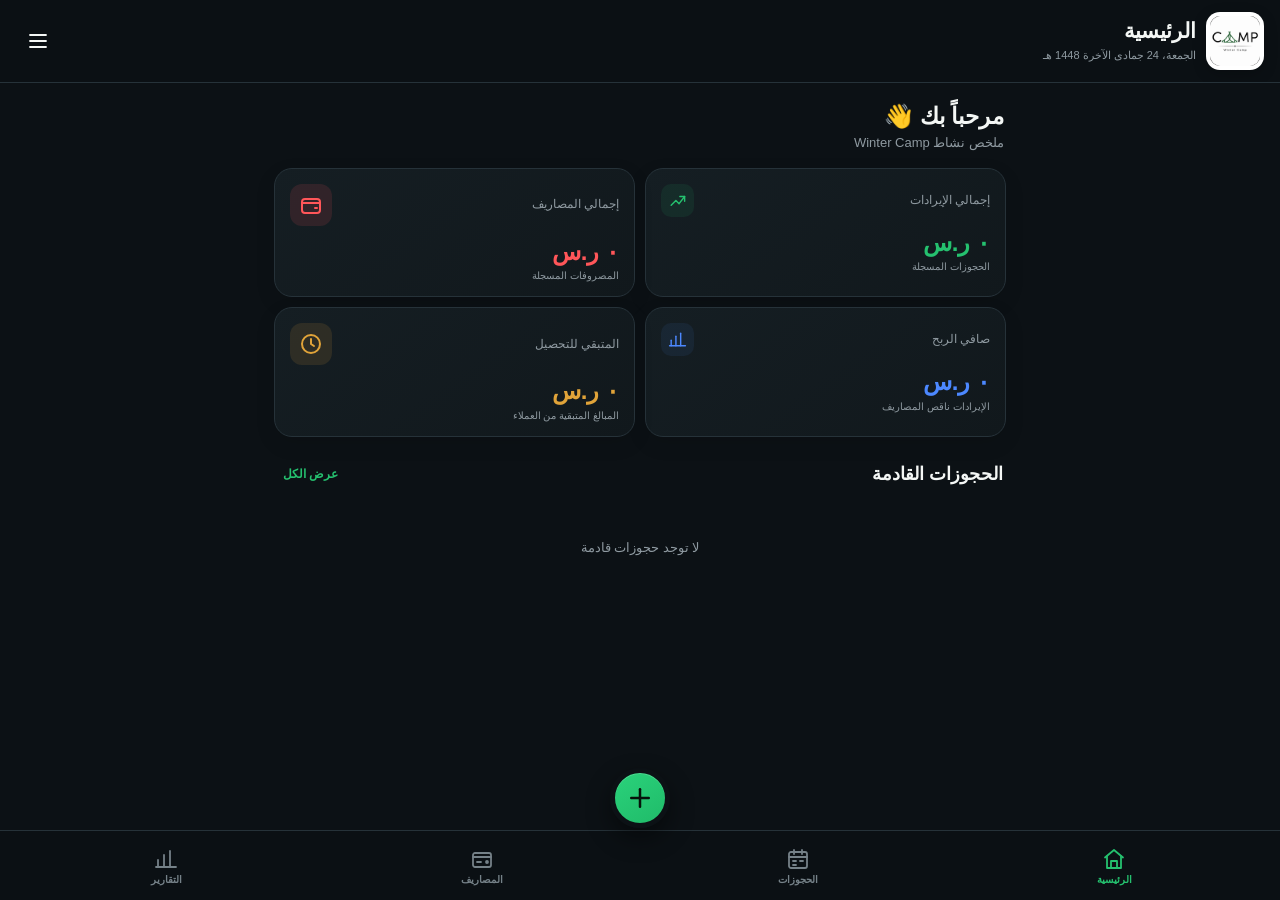
<file: index.html>
<!DOCTYPE html>

<html lang="ar" dir="rtl">

<head>

  <meta charset="UTF-8">

  <meta
    name="viewport"
    content="width=device-width, initial-scale=1, viewport-fit=cover">

  <meta
    name="theme-color"
    content="#0c1115">

  <meta
    name="apple-mobile-web-app-capable"
    content="yes">

  <meta
    name="apple-mobile-web-app-status-bar-style"
    content="black-translucent">

  <meta
    name="apple-mobile-web-app-title"
    content="Winter Camp">


  <title>
    Winter Camp - إدارة التأجير
  </title>


  <link
    rel="manifest"
    href="manifest.webmanifest?v=138">


  <link
    rel="apple-touch-icon"
    href="wintercamp_icon.png?v=138">


  <link
    rel="icon"
    type="image/png"
    href="wintercamp_icon.png?v=138">


  <link
    rel="stylesheet"
    href="styles.css?v=138">

</head>


<body>


  <!-- =========================
       الشريط العلوي
  ========================== -->

  <header class="topbar">


    <div class="brand-title">

      <img
        src="wintercamp_icon.png?v=138"
        alt="Winter Camp"
        class="top-logo">


      <div>

        <h1 id="pageTitle">
          الرئيسية
        </h1>

        <p id="hijriToday">
          التاريخ الهجري
        </p>

      </div>

    </div>


    <button
      id="menuBtn"
      class="icon-btn"
      type="button"
      aria-label="القائمة">

      <svg
        viewBox="0 0 24 24"
        class="svg-icon">

        <path d="M4 6h16"/>
        <path d="M4 12h16"/>
        <path d="M4 18h16"/>

      </svg>

    </button>


  </header>



  <!-- =========================
       المحتوى
  ========================== -->

  <main
    id="mainContent"
    class="content">
  </main>



  <!-- =========================
       زر الإضافة
  ========================== -->

  <button
    id="fabBtn"
    class="fab"
    type="button"
    aria-label="إضافة">

    <svg
      viewBox="0 0 24 24"
      class="fab-icon">

      <path d="M12 5v14"/>
      <path d="M5 12h14"/>

    </svg>

  </button>



  <!-- =========================
       القائمة السفلية
  ========================== -->

  <nav
    class="bottom-nav"
    aria-label="التنقل الرئيسي">


    <!-- الرئيسية -->

    <button
      class="nav-item active"
      data-page="home"
      type="button">

      <span class="nav-icon">

        <svg viewBox="0 0 24 24">

          <path d="M3 10.5L12 3l9 7.5"/>

          <path d="M5 9.5V21h14V9.5"/>

          <path d="M9 21v-7h6v7"/>

        </svg>

      </span>

      <b>
        الرئيسية
      </b>

    </button>



    <!-- الحجوزات -->

    <button
      class="nav-item"
      data-page="bookings"
      type="button">

      <span class="nav-icon">

        <svg viewBox="0 0 24 24">

          <rect
            x="3"
            y="5"
            width="18"
            height="16"
            rx="2"/>

          <path d="M8 3v4"/>

          <path d="M16 3v4"/>

          <path d="M3 10h18"/>

          <path d="M7 14h3"/>

          <path d="M14 14h3"/>

          <path d="M7 18h3"/>

        </svg>

      </span>

      <b>
        الحجوزات
      </b>

    </button>



    <!-- المصاريف -->

    <button
      class="nav-item"
      data-page="expenses"
      type="button">

      <span class="nav-icon">

        <svg viewBox="0 0 24 24">

          <rect
            x="3"
            y="6"
            width="18"
            height="14"
            rx="2"/>

          <path d="M3 10h18"/>

          <path d="M7 15h4"/>

          <circle
            cx="17"
            cy="15"
            r="1"/>

        </svg>

      </span>

      <b>
        المصاريف
      </b>

    </button>



    <!-- التقارير -->

    <button
      class="nav-item"
      data-page="reports"
      type="button">

      <span class="nav-icon">

        <svg viewBox="0 0 24 24">

          <path d="M4 20V13"/>

          <path d="M10 20V8"/>

          <path d="M16 20V4"/>

          <path d="M22 20H2"/>

        </svg>

      </span>

      <b>
        التقارير
      </b>

    </button>


  </nav>



  <!-- =========================
       خلفية القائمة الجانبية
  ========================== -->

  <div
    id="sheetBackdrop"
    class="sheet-backdrop hidden">
  </div>



  <!-- =========================
       القائمة الجانبية
  ========================== -->

  <aside
    id="sideSheet"
    class="side-sheet hidden">


    <div class="sheet-head">

      <img
        src="wintercamp_icon.png?v=138"
        class="sheet-logo"
        alt="Winter Camp">


      <button
        id="closeMenu"
        class="icon-btn"
        type="button"
        aria-label="إغلاق">

        <svg
          viewBox="0 0 24 24"
          class="svg-icon">

          <path d="M6 6l12 12"/>

          <path d="M18 6L6 18"/>

        </svg>

      </button>

    </div>



    <button
      data-sheet-page="devices"
      type="button">

      <span class="side-icon">

        <svg viewBox="0 0 24 24">

          <rect
            x="4"
            y="3"
            width="16"
            height="18"
            rx="3"/>

          <circle
            cx="12"
            cy="15"
            r="3"/>

          <circle
            cx="12"
            cy="8"
            r="1"/>

        </svg>

      </span>

      الأجهزة

    </button>



    <button
      data-sheet-page="invoices"
      type="button">

      <span class="side-icon">

        <svg viewBox="0 0 24 24">

          <path d="M6 3h9l3 3v15H6z"/>

          <path d="M15 3v4h4"/>

          <path d="M9 12h6"/>

          <path d="M9 16h6"/>

        </svg>

      </span>

      الفواتير

    </button>



    <button
      data-sheet-page="settings"
      type="button">

      <span class="side-icon">

        <svg viewBox="0 0 24 24">

          <circle
            cx="12"
            cy="12"
            r="3"/>

          <path d="M19 12a7 7 0 0 0-.1-1l2-1.5-2-3.4-2.4 1a7 7 0 0 0-1.8-1L14.4 3h-4.8l-.4 3.1a7 7 0 0 0-1.8 1l-2.4-1-2 3.4L5 11a7 7 0 0 0 0 2l-2 1.5 2 3.4 2.4-1a7 7 0 0 0 1.8 1l.4 3.1h4.8l.4-3.1a7 7 0 0 0 1.8-1l2.4 1 2-3.4L19 13a7 7 0 0 0 0-1z"/>

        </svg>

      </span>

      الإعدادات

    </button>



    <button
      id="backupBtn"
      type="button">

      <span class="side-icon">

        <svg viewBox="0 0 24 24">

          <path d="M12 3v12"/>

          <path d="M8 11l4 4 4-4"/>

          <path d="M5 20h14"/>

        </svg>

      </span>

      نسخة احتياطية

    </button>



    <button
      id="exportBtn"
      type="button">

      <span class="side-icon">

        <svg viewBox="0 0 24 24">

          <path d="M12 3v12"/>

          <path d="M8 11l4 4 4-4"/>

          <rect
            x="4"
            y="17"
            width="16"
            height="4"
            rx="1"/>

        </svg>

      </span>

      تصدير البيانات

    </button>



    <label class="import-label">

      <span class="side-icon">

        <svg viewBox="0 0 24 24">

          <path d="M12 21V9"/>

          <path d="M8 13l4-4 4 4"/>

          <rect
            x="4"
            y="3"
            width="16"
            height="4"
            rx="1"/>

        </svg>

      </span>

      استيراد نسخة احتياطية


      <input
        id="importInput"
        type="file"
        accept=".json,application/json"
        hidden>

    </label>


  </aside>



  <!-- =========================
       خلفية النافذة
  ========================== -->

  <div
    id="modalBackdrop"
    class="modal-backdrop hidden">
  </div>



  <!-- =========================
       النافذة
  ========================== -->

  <section
    id="modal"
    class="modal hidden">


    <div class="modal-head">

      <h2 id="modalTitle">
        التفاصيل
      </h2>


      <button
        id="modalClose"
        class="icon-btn"
        type="button"
        aria-label="إغلاق">

        <svg
          viewBox="0 0 24 24"
          class="svg-icon">

          <path d="M6 6l12 12"/>

          <path d="M18 6L6 18"/>

        </svg>

      </button>

    </div>


    <div id="modalBody">
    </div>


  </section>



  <!-- =========================
       الإشعار
  ========================== -->

  <div
    id="toast"
    class="toast hidden">
  </div>



  <!-- =========================
       JavaScript
  ========================== -->

  <script src="app.js?v=138"></script>
  <script src="contract-pdf.js?v=138"></script>
  <script src="contracts.js?v=138"></script>
  <script src="remote.js?v=138"></script>


</body>

</html>
</file>
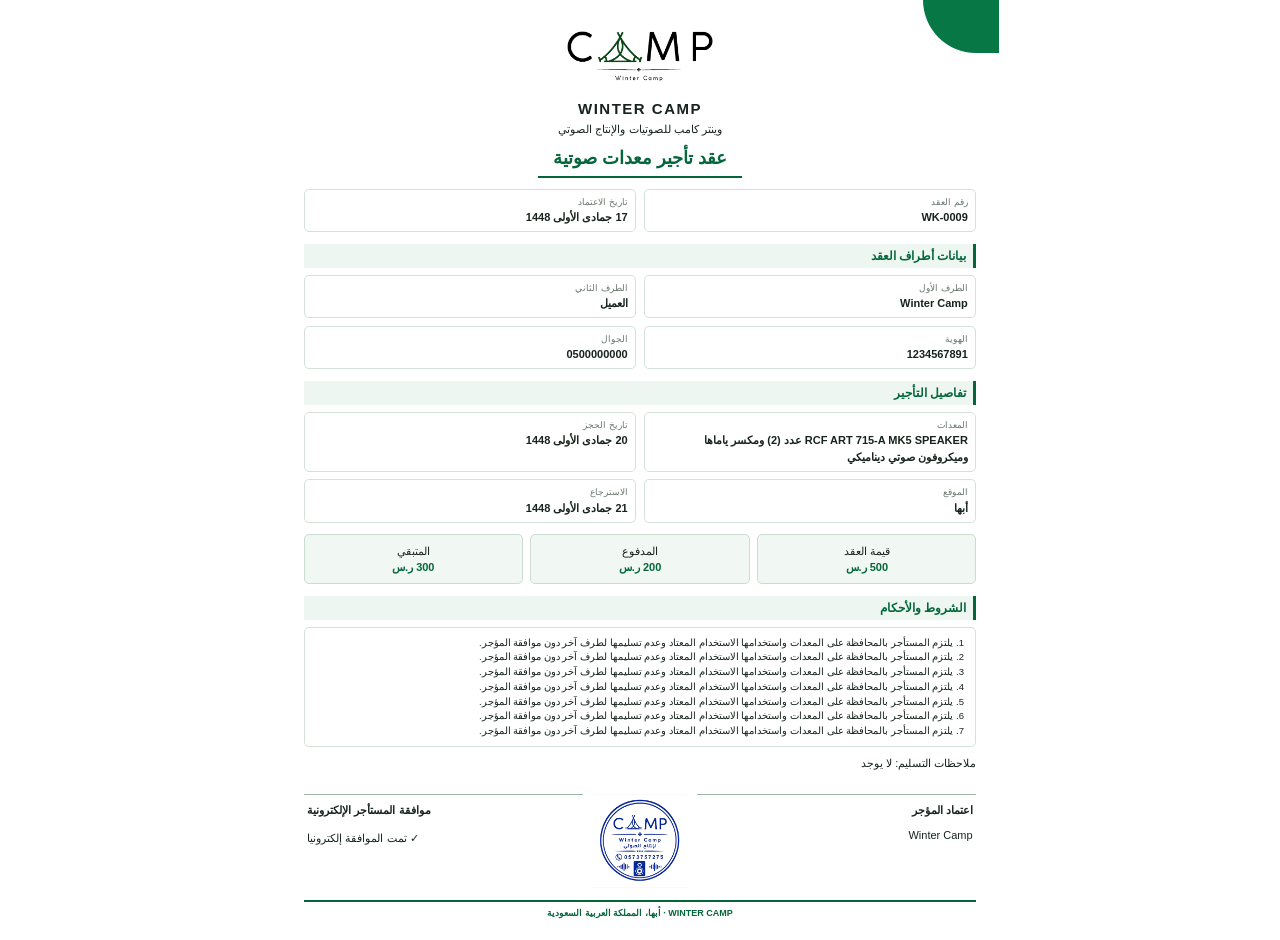
<file: print-test.html>
<!doctype html><html lang="ar" dir="rtl"><head><meta charset="utf-8"><meta name="viewport" content="width=794, initial-scale=1"><link rel="stylesheet" href="contract-print.css"></head><body><div class="wc-contract-paper"><div class="wc-contract-decoration"></div><header class="wc-contract-paper-head"><img src="invoice_logo.png"><div class="wc-contract-brand">WINTER CAMP</div><div>وينتر كامب للصوتيات والإنتاج الصوتي</div><h1>عقد تأجير معدات صوتية</h1></header><div class="wc-contract-meta"><div><small>رقم العقد</small><strong>WK-0009</strong></div><div><small>تاريخ الاعتماد</small><strong>17 جمادى الأولى 1448</strong></div></div><h3>بيانات أطراف العقد</h3><div class="wc-contract-grid"><div><small>الطرف الأول</small><strong>Winter Camp</strong></div><div><small>الطرف الثاني</small><strong>العميل</strong></div><div><small>الهوية</small><strong>1234567891</strong></div><div><small>الجوال</small><strong>0500000000</strong></div></div><h3>تفاصيل التأجير</h3><div class="wc-contract-grid"><div><small>المعدات</small><strong>RCF ART 715-A MK5 SPEAKER عدد (2) ومكسر ياماها وميكروفون صوتي ديناميكي</strong></div><div><small>تاريخ الحجز</small><strong>20 جمادى الأولى 1448</strong></div><div><small>الموقع</small><strong>أبها</strong></div><div><small>الاسترجاع</small><strong>21 جمادى الأولى 1448</strong></div></div><div class="wc-contract-money"><div>قيمة العقد <b>500 ر.س</b></div><div>المدفوع <b>200 ر.س</b></div><div>المتبقي <b>300 ر.س</b></div></div><h3>الشروط والأحكام</h3><div class="wc-contract-paper-terms"><div>1. يلتزم المستأجر بالمحافظة على المعدات واستخدامها الاستخدام المعتاد وعدم تسليمها لطرف آخر دون موافقة المؤجر.</div><div>2. يلتزم المستأجر بالمحافظة على المعدات واستخدامها الاستخدام المعتاد وعدم تسليمها لطرف آخر دون موافقة المؤجر.</div><div>3. يلتزم المستأجر بالمحافظة على المعدات واستخدامها الاستخدام المعتاد وعدم تسليمها لطرف آخر دون موافقة المؤجر.</div><div>4. يلتزم المستأجر بالمحافظة على المعدات واستخدامها الاستخدام المعتاد وعدم تسليمها لطرف آخر دون موافقة المؤجر.</div><div>5. يلتزم المستأجر بالمحافظة على المعدات واستخدامها الاستخدام المعتاد وعدم تسليمها لطرف آخر دون موافقة المؤجر.</div><div>6. يلتزم المستأجر بالمحافظة على المعدات واستخدامها الاستخدام المعتاد وعدم تسليمها لطرف آخر دون موافقة المؤجر.</div><div>7. يلتزم المستأجر بالمحافظة على المعدات واستخدامها الاستخدام المعتاد وعدم تسليمها لطرف آخر دون موافقة المؤجر.</div></div><div class="wc-contract-notes">ملاحظات التسليم: لا يوجد</div><div class="wc-contract-signature-row"><div class="wc-contract-lessor-approval"><b>اعتماد المؤجر</b><p>Winter Camp</p></div><div class="wc-contract-stamp-center"><img class="wc-contract-stamp" src="stamp.png"></div><div class="wc-contract-tenant-approval"><b>موافقة المستأجر الإلكترونية</b><p>✓ تمت الموافقة إلكترونيا</p></div></div><footer>WINTER CAMP · أبها، المملكة العربية السعودية</footer></div></body></html>
</file>
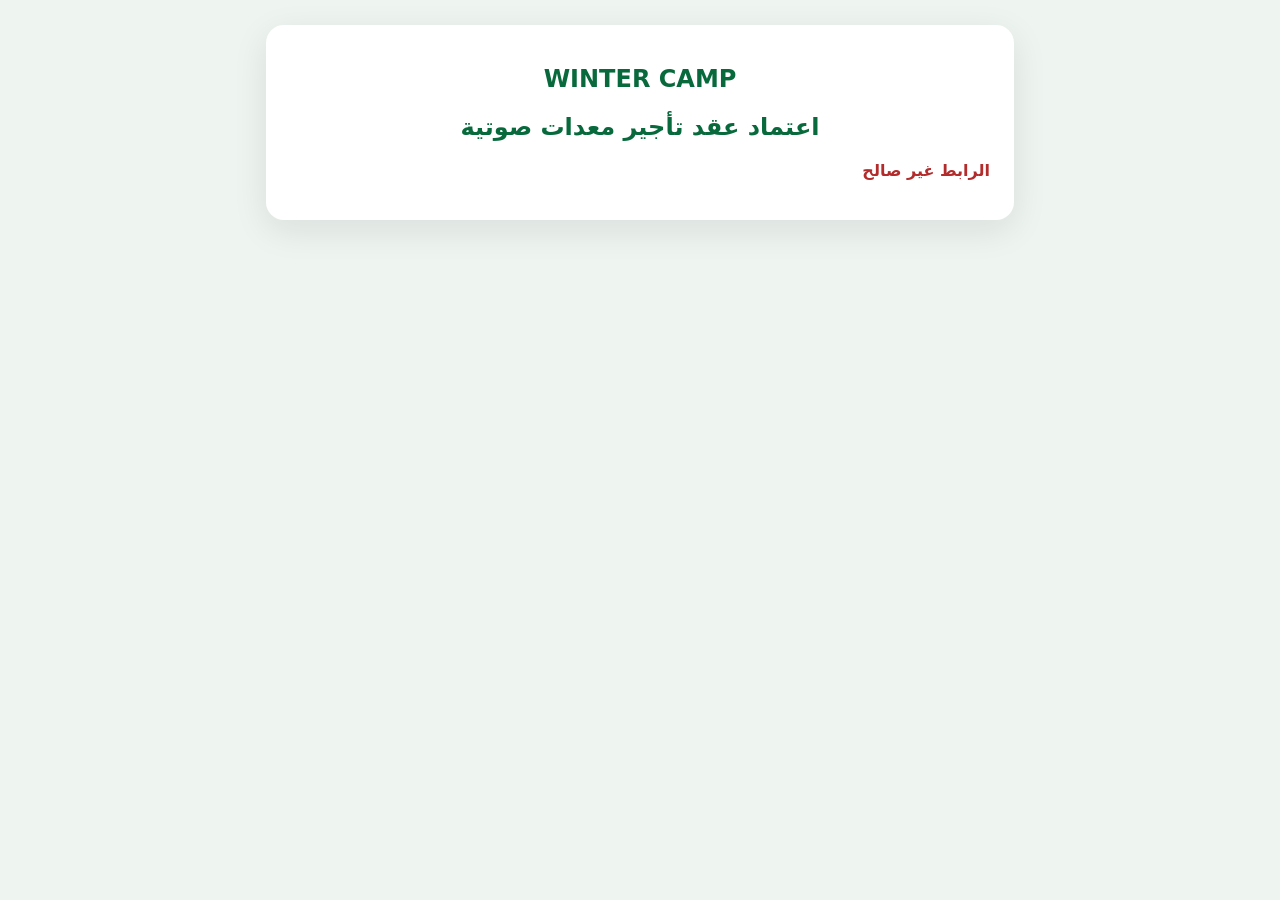
<file: sign.html>
<!doctype html><html lang="ar" dir="rtl"><head><meta charset="utf-8"><meta name="viewport" content="width=device-width,initial-scale=1"><meta name="referrer" content="no-referrer"><title>اعتماد عقد Winter Camp</title><style>body{margin:0;background:#eef4f0;font:16px system-ui,Tahoma;color:#1d3027}.wrap{max-width:700px;margin:25px auto;background:white;border-radius:18px;padding:24px;box-shadow:0 10px 35px #142b1b18}header{text-align:center;color:#086a3c}h1{font-size:24px}.item{border-bottom:1px solid #dce9e0;padding:12px 0;white-space:pre-wrap;overflow-wrap:anywhere}.terms{white-space:pre-wrap;background:#f4f7f4;padding:16px;border-radius:12px;line-height:1.8}button{background:#087346;color:white;border:0;border-radius:12px;padding:14px 18px;font-weight:bold;cursor:pointer}button:disabled{opacity:.5}label{display:block;margin:16px 0}.hidden{display:none}canvas{width:100%;height:160px;border:1px solid #a6b9ad;border-radius:10px;touch-action:none}#message{color:#b32b2b;font-weight:bold}small{color:#666}</style></head><body><main class="wrap"><header><h1>WINTER CAMP</h1><h2>اعتماد عقد تأجير معدات صوتية</h2></header><p id="message">جاري تحميل العقد…</p><section id="contract" class="hidden"><div class="item"><b>رقم العقد: </b><span id="number"></span></div><div class="item"><b>اسم المستأجر: </b><span id="name"></span></div><div class="item"><b>المعدات: </b><span id="equipment"></span></div><div class="item"><b>تفاصيل التأجير:</b><div id="details"></div></div><h3>الشروط والأحكام</h3><div class="terms" id="terms"></div><label><input type="checkbox" id="accepted"> قرأت بيانات العقد وشروطه وأوافق عليها</label><label>طريقة الاعتماد <select id="method"><option value="checkbox">الموافقة بعلامة صح</option><option value="signature">التوقيع بالإصبع</option></select></label><div id="signArea" class="hidden"><p>وقّع داخل المستطيل:</p><canvas id="pad" width="600" height="220"></canvas><button type="button" id="clear">مسح التوقيع</button></div><p><button type="button" id="approve">اعتماد العقد</button></p><small>رابط خاص. لا تشاركه مع أي شخص. سيتم تسجيل وقت الاعتماد وطريقته.</small></section></main><script src="sign.js?v=138"></script></body></html>
</file>
<file: styles.css>
:root{
  --bg:#0c1115;
  --panel:#141b20;
  --panel2:#1b242a;

  --text:#f4f7f5;
  --muted:#8f9aa1;

  --green:#25c16f;
  --green2:#20df72;

  --red:#ff5659;
  --blue:#4c88ff;
  --gold:#e0a339;

  --line:#263239;

  --safe-bottom:env(safe-area-inset-bottom);
}


/* =========================================================
   إعدادات عامة
========================================================= */

*{
  box-sizing:border-box;
}

html{
  margin:0;
  padding:0;

  width:100%;
  max-width:100%;

  background:var(--bg);

  overflow-x:hidden;

  -webkit-text-size-adjust:100%;
}

body{
  margin:0;

  width:100%;
  max-width:100%;

  min-height:100vh;
  min-height:100dvh;

  background:var(--bg);

  color:var(--text);

  direction:rtl;

  overflow-x:hidden;

  font-family:
    -apple-system,
    BlinkMacSystemFont,
    "Segoe UI",
    Tahoma,
    Arial,
    sans-serif;

  -webkit-font-smoothing:antialiased;
}


button,
input,
select,
textarea{
  font:inherit;
}


button{
  cursor:pointer;

  -webkit-tap-highlight-color:transparent;

  touch-action:manipulation;
}


img{
  max-width:100%;

  display:block;
}


.hidden{
  display:none !important;
}


/* =========================================================
   الشريط العلوي
========================================================= */

.topbar{
  position:sticky;

  top:0;

  z-index:20;

  display:flex;

  align-items:center;

  justify-content:space-between;

  gap:12px;

  width:100%;

  padding:
    calc(12px + env(safe-area-inset-top))
    16px
    12px;

  background:
    rgba(12,17,21,.97);

  border-bottom:
    1px solid var(--line);

  backdrop-filter:
    blur(18px);

  -webkit-backdrop-filter:
    blur(18px);
}


.brand-title{
  display:flex;

  align-items:center;

  gap:10px;

  min-width:0;
}


.mini-logo{
  width:58px;
  height:58px;

  min-width:58px;
  min-height:58px;

  flex:0 0 58px;

  object-fit:contain;

  padding:4px;

  border-radius:14px;

  background:#fff;

  box-shadow:
    0 4px 14px
    rgba(0,0,0,.22);
}


.brand-title > div{
  min-width:0;
}


.brand-title h1{
  margin:0;

  color:var(--text);

  font-size:21px;

  font-weight:800;

  line-height:1.2;
}


.brand-title p{
  margin:
    5px
    0
    0;

  color:var(--muted);

  font-size:11px;

  line-height:1.4;
}


.icon-btn{
  width:44px;
  height:44px;

  padding:8px;

  display:grid;

  place-items:center;

  flex-shrink:0;

  border:0;

  border-radius:14px;

  background:transparent;

  color:var(--text);

  font-size:25px;
}


.icon-btn:active{
  background:
    rgba(255,255,255,.04);
}


/* =========================================================
   المحتوى الرئيسي
========================================================= */

.content{
  width:100%;

  max-width:760px;

  margin:0 auto;

  padding:
    16px
    14px
    calc(
      108px +
      var(--safe-bottom)
    );
}


.hero{
  display:flex;

  align-items:flex-end;

  justify-content:space-between;

  gap:14px;

  margin:
    4px
    2px
    18px;
}


.hero h2{
  margin:0;

  color:var(--text);

  font-size:23px;

  font-weight:900;
}


.hero p{
  margin:
    5px
    0
    0;

  color:var(--muted);

  font-size:13px;
}


/* =========================================================
   بطاقات الإحصائيات
========================================================= */

.cards{
  display:grid;

  grid-template-columns:
    1fr 1fr;

  gap:10px;
}


.stat-card{
  position:relative;

  min-width:0;
  min-height:116px;

  padding:15px;

  overflow:hidden;

  border:
    1px solid var(--line);

  border-radius:18px;

  background:
    linear-gradient(
      145deg,
      #151e23,
      #11181c
    );

  box-shadow:
    0 7px 20px
    rgba(0,0,0,.10);
}


.stat-card-top{
  display:flex;

  align-items:center;

  justify-content:space-between;

  gap:8px;
}


.stat-card .label{
  color:var(--muted);

  font-size:12px;

  line-height:1.45;
}


.stat-card .value{
  display:block;

  margin-top:13px;

  font-size:24px;

  font-weight:900;

  line-height:1.1;
}


.stat-card .unit{
  color:var(--muted);

  font-size:12px;
}


.stat-description{
  display:block;

  margin-top:5px;

  color:var(--muted);

  font-size:10px;
}


.green{
  color:var(--green) !important;
}


.red{
  color:var(--red) !important;
}


.blue{
  color:var(--blue) !important;
}


.gold{
  color:var(--gold) !important;
}


/* =========================================================
   أيقونات بطاقات الرئيسية
========================================================= */

.dashboard-icon{
  width:33px;
  height:33px;

  display:grid;

  place-items:center;

  flex-shrink:0;

  border-radius:10px;
}


.dashboard-icon svg{
  width:19px;
  height:19px;

  fill:none;

  stroke:currentColor;

  stroke-width:1.8;

  stroke-linecap:round;

  stroke-linejoin:round;
}


.green-icon{
  color:var(--green);

  background:
    rgba(37,193,111,.09);
}


.red-icon{
  color:var(--red);

  background:
    rgba(240,90,90,.08);
}


.blue-icon{
  color:var(--blue);

  background:
    rgba(76,136,255,.08);
}


.gold-icon{
  color:var(--gold);

  background:
    rgba(224,163,57,.08);
}


/* =========================================================
   رؤوس الأقسام
========================================================= */

.section-head{
  display:flex;

  align-items:center;

  justify-content:space-between;

  gap:12px;

  margin:
    24px
    3px
    11px;
}


.section-head > div{
  display:flex;

  flex-direction:column;

  gap:3px;
}


.section-head h3{
  margin:0;

  color:var(--text);

  font-size:18px;

  font-weight:900;
}


.section-note{
  color:var(--muted);

  font-size:11px;

  line-height:1.5;
}


.link-btn{
  padding:6px;

  border:0;

  background:none;

  color:var(--green);

  font-size:12px;

  font-weight:700;
}


/* =========================================================
   البطاقات العامة
========================================================= */

.booking-card,
.expense-row,
.device-card,
.invoice-row,
.settings-card{
  margin-bottom:10px;

  padding:14px;

  border:
    1px solid var(--line);

  border-radius:17px;

  background:var(--panel);

  box-shadow:
    0 5px 15px
    rgba(0,0,0,.06);
}
/* =========================================================
   الحجوزات
========================================================= */

.booking-top{
  display:flex;

  align-items:flex-start;

  justify-content:space-between;

  gap:12px;
}


.booking-name{
  color:var(--text);

  font-size:16px;

  font-weight:900;

  line-height:1.4;
}


.booking-meta{
  margin-top:5px;

  color:var(--muted);

  font-size:11px;

  line-height:1.8;
}


.amount{
  flex-shrink:0;

  color:var(--text);

  font-size:17px;

  font-weight:900;

  text-align:left;
}


.amount small{
  display:block;

  margin-top:5px;

  color:var(--muted);

  font-size:9px;

  font-weight:500;
}


/* =========================================================
   حالة الدفع
========================================================= */

.badge{
  display:inline-block;

  margin-top:8px;

  padding:5px 9px;

  border-radius:999px;

  font-size:10px;

  font-weight:700;
}


.badge.paid{
  color:#77e6a4;

  background:#163e2b;
}


.badge.partial{
  color:#ffd680;

  background:#463718;
}


.badge.unpaid{
  color:#ff8b8b;

  background:#4b2020;
}


/* =========================================================
   أزرار البطاقات
========================================================= */

.card-actions{
  display:flex;

  gap:8px;

  margin-top:12px;
}


.small-btn{
  flex:1;

  min-height:40px;

  padding:9px 8px;

  border:1px solid var(--line);

  border-radius:11px;

  background:var(--panel2);

  color:var(--text);
}


.small-btn.primary{
  border-color:var(--green);

  background:var(--green);

  color:#07130c;

  font-weight:900;
}


.empty{
  padding:42px 12px;

  color:var(--muted);

  text-align:center;

  font-size:13px;
}


.compact-empty{
  padding:24px 12px;
}


/* =========================================================
   البحث والفلترة
========================================================= */

.bookings-tools{
  display:grid;

  gap:10px;

  margin-bottom:14px;
}


.booking-search-box{
  position:relative;

  display:flex;

  align-items:center;

  min-height:46px;

  padding:0 12px;

  background:#10171b;

  border:1px solid var(--line);

  border-radius:14px;
}


.booking-search-box input{
  width:100%;

  height:44px;

  padding:0 34px 0 4px;

  border:0;

  outline:0;

  background:transparent;

  color:var(--text);

  font-size:13px;
}


.booking-search-box input::placeholder{
  color:#66747b;
}


.search-icon{
  position:absolute;

  right:11px;

  width:19px;
  height:19px;

  color:#7f8b91;
}


.search-icon svg{
  width:100%;
  height:100%;

  fill:none;

  stroke:currentColor;

  stroke-width:1.8;

  stroke-linecap:round;

  stroke-linejoin:round;
}


.booking-filter-tabs{
  display:grid;

  grid-template-columns:repeat(3,1fr);

  gap:7px;
}


.booking-filter-tabs button{
  min-height:38px;

  padding:8px;

  border:1px solid var(--line);

  border-radius:11px;

  background:#11181c;

  color:#818d93;

  font-size:11px;

  font-weight:700;
}


.booking-filter-tabs button.active{
  border-color:rgba(37,193,111,.45);

  background:rgba(37,193,111,.09);

  color:var(--green);
}


.count-badge{
  min-width:31px;
  height:27px;

  padding:0 9px;

  display:grid;

  place-items:center;

  border-radius:999px;

  color:var(--green);

  background:rgba(37,193,111,.08);

  border:1px solid rgba(37,193,111,.18);

  font-size:11px;

  font-weight:800;
}


/* =========================================================
   المصاريف والفواتير
========================================================= */

.expense-row,
.invoice-row{
  display:flex;

  align-items:center;

  justify-content:space-between;

  gap:12px;
}


.expense-row > div:first-child,
.invoice-row > div:first-child{
  min-width:0;
}


.expense-row strong,
.invoice-row strong{
  color:var(--text);

  font-size:15px;

  line-height:1.45;
}


.expense-row small,
.invoice-row small{
  display:block;

  margin-top:4px;

  color:var(--muted);

  font-size:10px;

  line-height:1.55;
}


.expense-actions{
  display:flex;

  align-items:center;

  gap:12px;

  margin-top:8px;
}


.edit-mini,
.delete-mini{
  border:0;

  background:transparent;

  padding:0;

  font-size:11px;

  font-weight:700;
}


.edit-mini{
  color:var(--green);
}


.delete-mini{
  color:var(--red);
}


/* =========================================================
   الأجهزة
========================================================= */

.device-card{
  display:flex;

  align-items:center;

  justify-content:space-between;

  gap:12px;
}


.device-card strong{
  color:var(--text);

  font-size:15px;

  font-weight:800;
}


.device-card small{
  color:var(--muted);

  font-size:11px;
}


/* =========================================================
   الإعدادات
========================================================= */

.settings-card{
  display:grid;

  gap:4px;
}


.settings-card strong{
  color:var(--text);

  font-size:14px;
}


.settings-card small{
  color:var(--muted);

  font-size:11px;
}


/* =========================================================
   القائمة السفلية
========================================================= */

.bottom-nav{
  position:fixed;

  left:0;
  right:0;
  bottom:0;

  z-index:40;

  display:grid;

  grid-template-columns:repeat(4,1fr);

  padding:
    8px
    8px
    calc(
      8px +
      var(--safe-bottom)
    );

  background:rgba(12,17,21,.98);

  border-top:1px solid var(--line);

  backdrop-filter:blur(20px);

  -webkit-backdrop-filter:blur(20px);
}


.nav-item{
  border:0;

  background:none;

  color:#758188;

  display:flex;

  flex-direction:column;

  align-items:center;

  justify-content:center;

  gap:3px;

  min-height:53px;

  padding:4px 0;

  transition:
    color .18s ease,
    transform .14s ease;
}


.nav-item span{
  font-size:21px;
}


.nav-item b{
  font-size:10px;

  font-weight:600;
}


.nav-item.active{
  color:var(--green);
}


.nav-item:active{
  transform:scale(.94);
}


/* =========================================================
   أيقونات القائمة
========================================================= */

.nav-svg,
.menu-svg{
  display:inline-flex;

  align-items:center;

  justify-content:center;

  flex-shrink:0;
}


.nav-svg{
  width:24px;
  height:24px;

  margin-bottom:3px;
}


.menu-svg{
  width:22px;
  height:22px;

  color:#9aa6ad;
}


.nav-svg svg,
.menu-svg svg,
.top-svg{
  width:100%;
  height:100%;

  fill:none;

  stroke:currentColor;

  stroke-width:1.8;

  stroke-linecap:round;

  stroke-linejoin:round;
}


.top-svg{
  width:24px;
  height:24px;
}


.nav-item.active .nav-svg{
  filter:drop-shadow(
    0 0 5px rgba(37,193,111,.30)
  );
}


/* =========================================================
   زر الإضافة الأخضر
========================================================= */

.fab{
  position:fixed;

  left:50%;

  bottom:calc(
    72px +
    var(--safe-bottom)
  );

  z-index:45;

  transform:translateX(-50%);

  width:60px;
  height:60px;

  display:grid;

  place-items:center;

  border-radius:50%;

  border:5px solid var(--bg);

  background:
    linear-gradient(
      145deg,
      #2ad27b,
      #20bb69
    );

  color:#06130b;

  font-size:34px;

  box-shadow:
    0 10px 24px rgba(0,0,0,.45),
    inset 0 1px 0 rgba(255,255,255,.18);
}


.fab:active{
  transform:
    translateX(-50%)
    scale(.96);
}
/* =========================================================
   الخلفيات للنوافذ
========================================================= */

.sheet-backdrop,
.modal-backdrop{
  position:fixed;

  inset:0;

  background:
    rgba(0,0,0,.62);

  backdrop-filter:
    blur(2px);

  -webkit-backdrop-filter:
    blur(2px);
}


.sheet-backdrop{
  z-index:50;
}


.modal-backdrop{
  z-index:60;
}


/* =========================================================
   القائمة الجانبية
========================================================= */

.side-sheet{
  position:fixed;

  top:0;
  right:0;
  bottom:0;

  z-index:51;

  width:min(82vw,330px);

  padding:
    calc(
      18px +
      env(safe-area-inset-top)
    )
    15px
    20px;

  background:#11181c;

  border-left:
    1px solid var(--line);

  box-shadow:
    -15px
    0
    30px
    rgba(0,0,0,.26);

  overflow-y:auto;
}


.sheet-head{
  display:flex;

  align-items:center;

  justify-content:space-between;

  gap:10px;

  margin-bottom:18px;
}


.sheet-logo{
  width:auto;

  height:68px;

  max-width:190px;

  object-fit:contain;

  padding:7px;

  background:#fff;

  border-radius:12px;
}


.side-sheet > button,
.import-label{
  width:100%;

  display:flex;

  align-items:center;

  gap:12px;

  padding:16px 8px;

  border:0;

  border-bottom:
    1px solid var(--line);

  background:transparent;

  color:var(--text);

  text-align:right;

  font-size:13px;
}


.side-sheet > button:active{
  color:var(--green);
}


/* =========================================================
   النوافذ المنبثقة
========================================================= */

.modal{
  position:fixed;

  left:10px;
  right:10px;

  bottom:
    calc(
      10px +
      var(--safe-bottom)
    );

  z-index:61;

  width:auto;

  max-width:640px;

  max-height:88vh;

  margin:auto;

  padding:16px;

  overflow:auto;

  background:#12191e;

  border:
    1px solid var(--line);

  border-radius:24px;

  box-shadow:
    0 18px 55px
    rgba(0,0,0,.48);
}


.modal-head{
  position:sticky;

  top:-16px;

  z-index:4;

  display:flex;

  align-items:center;

  justify-content:space-between;

  gap:10px;

  padding:5px 0 9px;

  background:#12191e;
}


.modal-head h2{
  margin:0;

  color:var(--text);

  font-size:19px;

  font-weight:900;
}


/* =========================================================
   النماذج
========================================================= */

.form-grid{
  display:grid;

  gap:11px;
}


.form-grid label{
  display:grid;

  gap:6px;

  color:var(--muted);

  font-size:11px;

  font-weight:600;
}


.form-grid input,
.form-grid select,
.form-grid textarea{
  width:100%;

  padding:12px;

  border:
    1px solid var(--line);

  border-radius:12px;

  outline:0;

  background:#0c1216;

  color:var(--text);

  font-size:13px;
}


.form-grid input:focus,
.form-grid select:focus,
.form-grid textarea:focus{
  border-color:
    rgba(37,193,111,.75);

  box-shadow:
    0 0 0 2px
    rgba(37,193,111,.06);
}


.form-grid textarea{
  resize:vertical;
}


.form-row{
  display:grid;

  grid-template-columns:
    1fr 1fr;

  gap:10px;
}


.submit-btn{
  width:100%;

  min-height:44px;

  margin-top:6px;

  padding:12px;

  border:0;

  border-radius:13px;

  background:var(--green);

  color:#06130b;

  font-weight:900;
}


.danger-btn{
  color:#ff9b9b;

  background:#4a1f1f;

  border:
    1px solid #6e2c2c;
}


/* =========================================================
   تفاصيل الحجز
========================================================= */

.detail-list{
  display:grid;

  gap:9px;
}


.detail-list > div{
  display:flex;

  align-items:center;

  justify-content:space-between;

  gap:12px;

  padding:11px 12px;

  background:#10171b;

  border:
    1px solid var(--line);

  border-radius:12px;
}


.detail-list span{
  color:var(--muted);

  font-size:11px;
}


.detail-list strong{
  color:var(--text);

  font-size:13px;

  text-align:left;
}


.delete-full{
  width:100%;

  min-height:42px;

  margin-top:10px;

  padding:10px;

  border:
    1px solid rgba(240,90,90,.25);

  border-radius:12px;

  background:
    rgba(240,90,90,.07);

  color:var(--red);

  font-weight:800;
}


/* =========================================================
   إشعار Toast
========================================================= */

.toast{
  position:fixed;

  left:50%;

  bottom:
    calc(
      108px +
      var(--safe-bottom)
    );

  z-index:100;

  transform:
    translateX(-50%);

  max-width:
    calc(100vw - 32px);

  padding:10px 14px;

  border-radius:12px;

  background:#e8f8ef;

  color:#123524;

  font-size:12px;

  font-weight:800;

  text-align:center;

  box-shadow:
    0 10px 30px
    rgba(0,0,0,.40);
}


/* =========================================================
   التقارير
========================================================= */

.report-title{
  margin:4px 2px 16px;
}


.report-title h2{
  margin:0;

  color:var(--text);

  font-size:23px;

  font-weight:900;
}


.report-title p{
  margin:5px 0 0;

  color:var(--muted);

  font-size:12px;
}


/* =========================================================
   فلاتر التقارير
========================================================= */

.report-filters{
  display:grid;

  grid-template-columns:
    1fr 1fr;

  gap:10px;

  margin-bottom:14px;
}


.report-filters label{
  display:grid;

  gap:6px;

  color:var(--muted);

  font-size:11px;

  font-weight:600;
}


.report-filters select{
  width:100%;

  min-height:42px;

  padding:9px 10px;

  border:
    1px solid var(--line);

  border-radius:12px;

  outline:0;

  background:#10171b;

  color:var(--text);

  font-size:12px;
}


.report-filters select:focus{
  border-color:
    rgba(37,193,111,.65);
}


/* =========================================================
   صندوق التقرير
========================================================= */

.report-box{
  padding:16px;

  background:var(--panel);

  border:
    1px solid var(--line);

  border-radius:18px;

  box-shadow:
    0 7px 20px
    rgba(0,0,0,.08);
}


/* =========================================================
   شريط النسب
========================================================= */

.bar-line{
  display:grid;

  grid-template-columns:
    82px
    1fr
    60px;

  align-items:center;

  gap:8px;

  margin:13px 0;

  font-size:11px;
}


.track{
  height:10px;

  overflow:hidden;

  border-radius:999px;

  background:#222d33;
}


.fill{
  height:100%;

  border-radius:999px;
}


/* =========================================================
   قائمة الأشهر
========================================================= */

.months-list{
  display:grid;

  gap:9px;
}


.month-report-card{
  width:100%;

  min-height:68px;

  padding:11px 12px;

  display:flex;

  align-items:center;

  justify-content:space-between;

  gap:12px;

  border:
    1px solid var(--line);

  border-radius:14px;

  background:#121a1f;

  color:var(--text);

  text-align:right;
}


.month-report-card:active{
  border-color:
    rgba(37,193,111,.45);

  background:#14221b;
}


.month-report-card strong{
  display:block;

  color:var(--text);

  font-size:13px;

  font-weight:800;
}


.month-report-card small{
  display:block;

  margin-top:4px;

  color:var(--muted);

  font-size:10px;
}


.month-report-money{
  text-align:left;

  flex-shrink:0;
}


.month-report-money > span{
  display:block;

  font-size:14px;

  font-weight:900;
}


.month-report-money small{
  line-height:1.6;
}
/* =========================================================
   مسحوبات الشركاء - النسخة النهائية
========================================================= */

.partners-withdrawals-section{
  margin-top:24px;

  padding:0;
}


.partners-withdrawals-head{
  margin:0 0 16px;

  text-align:right;
}


.partners-withdrawals-head h3{
  margin:0;

  color:#f4f7f5;

  font-size:22px;

  font-weight:900;
}


.partners-withdrawals-head small{
  display:block;

  margin-top:6px;

  color:#8f9aa1;

  font-size:12px;
}


/* =========================================================
   المربعان
========================================================= */

.partner-withdrawal-grid{
  display:grid;

  grid-template-columns:
    repeat(2,minmax(0,1fr));

  gap:8px;

  width:100%;
}


/* =========================================================
   البطاقة
========================================================= */

.partner-withdrawal-card{
  position:relative;

  width:100%;
  min-width:0;

  height:264px;

  padding:
    13px
    7px
    10px;

  display:flex;

  flex-direction:column;

  align-items:center;

  justify-content:flex-start;

  border:
    1px solid
    rgba(32,223,114,.34);

  border-radius:18px;

  background:
    linear-gradient(
      150deg,
      #101b21 0%,
      #091419 100%
    );

  color:#fff;

  overflow:hidden;

  box-shadow:
    0 8px 18px
    rgba(0,0,0,.22);

  transition:
    transform .14s ease,
    border-color .14s ease;
}


.partner-withdrawal-card:active{
  transform:scale(.975);

  border-color:#20df72;
}


/* =========================================================
   الأيقونة الذهبية
========================================================= */

.partner-withdrawal-icon{
  position:relative;

  width:62px;
  height:62px;

  min-width:62px;
  min-height:62px;

  margin:
    0
    auto
    9px;

  display:grid;

  place-items:center;

  border-radius:50%;

  border:
    2.5px solid
    #efa92f;

  background:
    radial-gradient(
      circle at 35% 25%,
      #247044 0%,
      #145b37 20%,
      #0a4329 45%,
      #052f1e 72%,
      #031a11 100%
    );

  box-shadow:
    inset 5px 5px 9px
    rgba(255,255,255,.06),

    inset -7px -8px 14px
    rgba(0,0,0,.55),

    0 5px 9px
    rgba(0,0,0,.35);

  overflow:hidden;
}


.partner-withdrawal-icon::before{
  content:none;

  display:none;
}


.partner-withdrawal-icon::after{
  content:"";

  position:absolute;

  inset:4px;

  border-radius:50%;

  border:
    1px solid
    rgba(255,216,115,.55);
}


.partner-withdrawal-icon svg{
  position:relative;

  z-index:5;

  width:27px;
  height:27px;

  fill:none;

  stroke:#f0ad31;

  stroke-width:2.1;

  stroke-linecap:round;

  stroke-linejoin:round;
}


/* =========================================================
   اسم الشريك
========================================================= */

.partner-withdrawal-name{
  width:100%;

  margin:0;

  color:#fff;

  font-size:16px;

  font-weight:900;

  text-align:center;
}


.partner-withdrawal-name::before,
.partner-withdrawal-name::after{
  content:none;

  display:none;
}


/* =========================================================
   الخط الأخضر
========================================================= */

.partner-withdrawal-card::after{
  content:"";

  position:absolute;

  top:118px;

  left:15px;
  right:15px;

  height:1px;

  background:
    linear-gradient(
      90deg,

      transparent 0%,

      rgba(32,223,114,.28) 15%,

      #20df72 50%,

      rgba(32,223,114,.28) 85%,

      transparent 100%
    );

  pointer-events:none;
}


/* =========================================================
   الماسة
========================================================= */

.partner-withdrawal-card::before{
  content:"";

  position:absolute;

  top:112px;
  left:50%;

  width:9px;
  height:9px;

  transform:
    translateX(-50%)
    rotate(45deg);

  background:#0a171c;

  border:
    1.6px solid
    #20df72;

  box-shadow:
    0 0 5px
    rgba(32,223,114,.18);
}


/* =========================================================
   الرقم الأحمر
========================================================= */

.partner-withdrawal-total{
  position:absolute;

  top:174px;

  left:5px;
  right:5px;

  margin:0;

  color:#ff5659;

  font-size:18px;

  font-weight:900;

  text-align:center;
}


/* =========================================================
   إجمالي المسحوبات
========================================================= */

.partner-withdrawal-total::before{
  content:"إجمالي المسحوبات";

  position:absolute;

  left:0;
  right:0;

  bottom:34px;

  color:#8f9aa1;

  font-size:9.5px;

  font-weight:500;

  text-align:center;

  white-space:nowrap;
}


.partner-withdrawal-total::after{
  content:none;

  display:none;
}


/* =========================================================
   عبارة عرض السجل
========================================================= */

.partner-withdrawal-hint{
  position:absolute;

  top:206px;

  left:0;
  right:0;

  margin:0;

  color:#7d898f;

  font-size:9px;

  text-align:center;
}


/* =========================================================
   زر السهم
========================================================= */

.partner-withdrawal-open,
.partner-withdrawal-btn{
  position:absolute;

  left:50%;

  bottom:8px;

  transform:
    translateX(-50%);

  width:31px;
  height:31px;

  min-width:31px;
  min-height:31px;

  margin:0;

  padding:0;

  display:flex;

  align-items:center;

  justify-content:center;

  border:
    1.3px solid
    rgba(32,223,114,.55);

  border-radius:50%;

  background:
    radial-gradient(
      circle at 35% 28%,
      #143128,
      #081b16 55%,
      #05120f 100%
    );

  color:transparent;

  font-size:0;

  overflow:hidden;
}


.partner-withdrawal-open::before,
.partner-withdrawal-btn::before{
  content:none;

  display:none;
}


.partner-withdrawal-open::after,
.partner-withdrawal-btn::after{
  content:"›";

  position:absolute;

  top:50%;
  left:50%;

  transform:
    translate(-50%,-53%);

  color:#20df72;

  font-family:
    Arial,
    sans-serif;

  font-size:24px;

  line-height:1;
}


/* =========================================================
   تثبيت اللون الأحمر في السجل
========================================================= */

.partner-history-summary strong,
.partner-history-amount{
  color:#ff5659;
}


/* =========================================================
   ضبط الآيفون
========================================================= */

@media(max-width:430px){

  .partner-withdrawal-grid{
    gap:8px;
  }


  .partner-withdrawal-card{
    height:260px;
  }


  .partner-withdrawal-icon{
    width:60px;
    height:60px;

    min-width:60px;
    min-height:60px;
  }


  .partner-withdrawal-icon svg{
    width:26px;
    height:26px;
  }


  .partner-withdrawal-card::after{
    top:115px;
  }


  .partner-withdrawal-card::before{
    top:109px;
  }


  .partner-withdrawal-total{
    top:170px;
  }


  .partner-withdrawal-hint{
    top:202px;
  }

}
/* =========================================================
   سجل مسحوبات الشريك
========================================================= */

.partner-history{
  display:grid;

  gap:12px;
}


.partner-history-summary{
  display:flex;

  align-items:center;

  justify-content:space-between;

  gap:12px;

  padding:14px 15px;

  border:
    1px solid
    rgba(37,193,111,.22);

  border-radius:16px;

  background:
    linear-gradient(
      145deg,
      #152128,
      #0e171c
    );
}


.partner-history-summary span{
  color:var(--muted);

  font-size:11px;

  line-height:1.5;
}


.partner-history-summary strong{
  color:var(--red);

  font-size:20px;

  font-weight:900;

  white-space:nowrap;
}


/* =========================================================
   قائمة السجل
========================================================= */

.partner-history-list{
  display:grid;

  gap:9px;
}


.partner-history-row{
  display:flex;

  align-items:center;

  justify-content:space-between;

  gap:12px;

  padding:13px;

  border:
    1px solid
    rgba(255,255,255,.06);

  border-radius:15px;

  background:
    linear-gradient(
      145deg,
      #151e23,
      #11181c
    );
}


.partner-history-main{
  min-width:0;

  flex:1;
}


.partner-history-amount{
  display:block;

  color:var(--red);

  font-size:17px;

  font-weight:900;

  line-height:1.2;
}


.partner-history-date{
  display:block;

  margin-top:4px;

  color:var(--muted);

  font-size:10px;

  line-height:1.5;
}


.partner-history-note{
  display:block;

  margin-top:5px;

  max-width:220px;

  overflow:hidden;

  text-overflow:ellipsis;

  white-space:nowrap;

  color:#77858c;

  font-size:10px;
}


.partner-history-actions{
  display:flex;

  align-items:center;

  gap:10px;

  flex-shrink:0;
}


/* =========================================================
   زر إضافة مسحوب من السجل
========================================================= */

.add-partner-withdrawal-btn{
  width:100%;

  min-height:44px;

  margin-top:3px;

  padding:12px;

  border:
    1px solid
    rgba(37,193,111,.35);

  border-radius:13px;

  background:
    rgba(37,193,111,.07);

  color:var(--green);

  font-size:12px;

  font-weight:900;
}


.add-partner-withdrawal-btn:active{
  background:
    rgba(37,193,111,.12);
}


/* =========================================================
   تحديد الشريك داخل النموذج
========================================================= */

.withdrawal-partner-display{
  display:flex;

  align-items:center;

  justify-content:space-between;

  gap:12px;

  padding:12px 13px;

  border:
    1px solid var(--line);

  border-radius:13px;

  background:#11191d;
}


.withdrawal-partner-display span{
  color:var(--muted);

  font-size:11px;
}


.withdrawal-partner-display strong{
  color:var(--gold);

  font-size:15px;

  font-weight:900;
}


/* =========================================================
   ملاحظة نموذج المسحوبات
========================================================= */

.withdrawal-form-note{
  padding:10px 12px;

  border:
    1px solid
    rgba(224,163,57,.18);

  border-radius:12px;

  background:
    rgba(224,163,57,.05);

  color:var(--muted);

  font-size:10px;

  line-height:1.7;
}


.withdrawal-submit{
  background:
    linear-gradient(
      145deg,
      #e7aa3b,
      #d99a2e
    ) !important;

  color:#171006 !important;
}


/* =========================================================
   صف المسحوب
========================================================= */

.withdrawal-row{
  display:flex;

  align-items:center;

  justify-content:space-between;

  gap:12px;

  padding:13px;

  margin-bottom:9px;

  background:
    linear-gradient(
      145deg,
      #151d22,
      #11181c
    );

  border:
    1px solid
    rgba(224,163,57,.20);

  border-radius:15px;
}


.withdrawal-person{
  display:flex;

  align-items:center;

  gap:10px;

  min-width:0;
}


.partner-icon{
  width:38px;
  height:38px;

  min-width:38px;

  display:grid;

  place-items:center;

  border-radius:50%;

  background:
    rgba(224,163,57,.10);

  border:
    1px solid
    rgba(224,163,57,.25);

  color:var(--gold);

  font-size:17px;
}


.withdrawal-person > div{
  min-width:0;
}


.withdrawal-person strong{
  display:block;

  color:var(--text);

  font-size:14px;

  font-weight:800;
}


.withdrawal-person small{
  display:block;

  margin-top:4px;

  color:var(--muted);

  font-size:10px;
}


.withdrawal-note{
  max-width:170px;

  overflow:hidden;

  text-overflow:ellipsis;

  white-space:nowrap;
}


.withdrawal-side{
  flex-shrink:0;

  text-align:left;

  white-space:nowrap;
}


.withdrawal-side > strong{
  color:var(--red);

  font-size:16px;

  font-weight:900;
}


.withdrawal-side small{
  display:block;

  margin-top:4px;

  color:var(--muted);

  font-size:9px;
}


/* =========================================================
   أزرار تعديل وحذف المسحوب
========================================================= */

.withdrawal-actions{
  display:flex;

  justify-content:flex-end;

  gap:11px;

  margin-top:7px;
}


.withdrawal-actions button{
  padding:0;

  border:0;

  background:none;

  font-size:10px;

  font-weight:700;
}


.withdrawal-edit{
  color:var(--green);
}


.withdrawal-delete{
  color:var(--red);
}


/* =========================================================
   زر إضافة مسحوب
========================================================= */

.add-withdrawal-btn{
  width:100%;

  min-height:44px;

  margin-top:8px;

  padding:11px 12px;

  border:
    1px dashed
    rgba(224,163,57,.55);

  border-radius:13px;

  background:
    rgba(224,163,57,.05);

  color:var(--gold);

  font-size:12px;

  font-weight:900;
}


.add-withdrawal-btn:active{
  background:
    rgba(224,163,57,.10);
}


/* =========================================================
   صندوق معلومات المسحوبات
========================================================= */

.withdrawals-info{
  display:grid;

  gap:5px;

  margin-top:12px;

  padding:13px;

  background:var(--panel);

  border:
    1px solid var(--line);

  border-radius:15px;
}


.withdrawals-info strong{
  color:var(--text);

  font-size:12px;
}


.withdrawals-info span{
  color:var(--muted);

  font-size:10px;

  line-height:1.7;
}


/* =========================================================
   الفاتورة - منطقة المعاينة
========================================================= */

.invoice-preview-scroll{
  width:100%;

  overflow:auto;

  padding:4px 0 8px;

  -webkit-overflow-scrolling:touch;
}


/* =========================================================
   ورقة A4
========================================================= */

.invoice-a4{
  position:relative;

  width:794px;
  height:1123px;

  min-width:794px;
  min-height:1123px;

  margin:0 auto;

  background:#fff;

  color:#162029;

  direction:rtl;

  overflow:hidden;

  font-family:
    Tahoma,
    Arial,
    sans-serif;

  box-shadow:
    0 12px 35px
    rgba(0,0,0,.26);
}


.invoice-frame{
  position:relative;

  width:100%;
  height:100%;

  padding:46px 48px 40px;

  background:#fff;

  overflow:hidden;
}


/* =========================================================
   رأس الفاتورة
========================================================= */

.invoice-header{
  position:relative;

  min-height:190px;

  text-align:center;

  border-bottom:
    2px solid
    #1d6743;

  padding-bottom:20px;
}


.invoice-logo{
  display:block;

  width:120px;
  height:90px;

  margin:0 auto 8px;

  object-fit:contain;
}


.invoice-brand-en{
  color:#164f37;

  font-size:25px;

  font-weight:900;

  letter-spacing:.5px;
}


.invoice-brand-ar{
  margin-top:3px;

  color:#34443d;

  font-size:15px;

  font-weight:700;
}


.invoice-title{
  display:flex;

  align-items:center;

  justify-content:center;

  gap:12px;

  margin-top:15px;

  color:#1e6544;
}


.invoice-title strong{
  font-size:28px;

  font-weight:900;
}


.invoice-title span{
  color:#68a487;

  font-size:17px;

  letter-spacing:-3px;
}
/* =========================================================
   معلومات الفاتورة
========================================================= */

.invoice-info{
  display:grid;

  grid-template-columns:
    repeat(3,1fr);

  gap:10px;

  margin-top:20px;

  padding:14px 16px;

  border:
    1px solid
    #d8e4de;

  border-radius:9px;

  background:#f8fbf9;
}


.invoice-info-row{
  display:flex;

  align-items:center;

  justify-content:center;

  gap:6px;

  min-width:0;

  font-size:12px;

  white-space:nowrap;
}


.invoice-info-icon{
  color:#1d6743;

  font-size:15px;
}


.invoice-info-label{
  color:#52615a;

  font-weight:700;
}


.invoice-info-value{
  color:#17241e;

  font-weight:900;
}


.invoice-number-value{
  direction:ltr;
}


/* =========================================================
   معلومات العميل
========================================================= */

.invoice-customer{
  margin-top:17px;

  padding:17px 18px;

  border:
    1px solid
    #d9e2dd;

  border-radius:9px;

  background:#fff;
}


.customer-main{
  display:grid;

  grid-template-columns:
    1fr 1fr;

  gap:
    10px
    26px;
}


.customer-extra{
  display:grid;

  grid-template-columns:
    1fr 1fr;

  gap:
    10px
    26px;

  margin-top:12px;

  padding-top:12px;

  border-top:
    1px solid
    #e5ece8;
}


.customer-row{
  display:flex;

  align-items:center;

  gap:7px;

  min-width:0;

  color:#2d3b34;

  font-size:12px;
}


.customer-row strong{
  flex-shrink:0;

  color:#506058;
}


.customer-row b{
  min-width:0;

  color:#15231d;

  font-weight:900;

  overflow-wrap:anywhere;
}


.customer-symbol{
  color:#1f6846;

  font-size:12px;
}


.customer-phone{
  direction:ltr;
}


/* =========================================================
   جدول الفاتورة
========================================================= */

.invoice-products{
  width:100%;

  margin-top:18px;

  border-collapse:collapse;

  table-layout:fixed;

  font-size:12px;
}


.invoice-products th{
  padding:11px 7px;

  border:
    1px solid
    #1d6743;

  background:#1d6743;

  color:#fff;

  font-weight:800;

  text-align:center;
}


.invoice-products td{
  padding:13px 7px;

  border:
    1px solid
    #d7e0db;

  color:#293630;

  text-align:center;

  vertical-align:middle;
}


.invoice-products tbody tr:nth-child(even){
  background:#f7faf8;
}


.invoice-products .product-title{
  text-align:right;
}


.invoice-products .product-title strong{
  color:#18261f;

  font-size:12px;
}


.invoice-no{
  width:45px;
}


.invoice-qty{
  width:72px;
}


.invoice-price{
  width:110px;
}


/* =========================================================
   الجزء السفلي من الفاتورة
========================================================= */

.invoice-lower{
  display:grid;

  grid-template-columns:
    1fr
    290px;

  gap:20px;

  margin-top:18px;
}


.invoice-words-side{
  position:relative;

  min-height:250px;
}


.amount-words-label{
  display:block;

  margin-bottom:7px;

  color:#4c5b54;

  font-size:12px;
}


.amount-words-box{
  min-height:58px;

  padding:11px 12px;

  border:
    1px solid
    #d9e2dd;

  border-radius:8px;

  background:#fafcfb;

  color:#26372f;

  font-size:11px;

  line-height:1.7;
}


/* =========================================================
   الختم
========================================================= */

.stamp-holder{
  position:absolute;

  right:0;
  bottom:0;

  width:190px;
  height:150px;

  display:flex;

  align-items:center;

  justify-content:center;
}


.invoice-full-stamp{
  max-width:185px;
  max-height:145px;

  object-fit:contain;
}


/* =========================================================
   الإجماليات
========================================================= */

.invoice-totals{
  align-self:start;

  overflow:hidden;

  border:
    1px solid
    #d3ddd8;

  border-radius:8px;
}


.total-row{
  display:flex;

  align-items:center;

  justify-content:space-between;

  gap:12px;

  min-height:46px;

  padding:10px 13px;

  border-bottom:
    1px solid
    #dfe6e2;

  background:#fff;

  color:#394840;

  font-size:12px;
}


.total-row:last-child{
  border-bottom:0;
}


.total-row strong{
  color:#16251e;

  font-size:13px;

  font-weight:900;
}


.remaining-number{
  color:#bc3535 !important;
}


.grand-total{
  background:#1d6743;

  color:#fff;

  font-weight:900;
}


.grand-total span,
.grand-total strong{
  color:#fff;
}


/* =========================================================
   التذييل
========================================================= */

.invoice-green-footer{
  position:absolute;

  left:48px;
  right:48px;
  bottom:38px;

  min-height:45px;

  padding:10px 18px;

  display:flex;

  align-items:center;

  justify-content:space-between;

  gap:15px;

  border-radius:7px;

  background:#1d6743;

  color:#fff;

  font-size:11px;

  font-weight:700;
}


/* =========================================================
   موجات الصوت
========================================================= */

.sound-wave{
  position:absolute;

  top:135px;

  display:flex;

  align-items:center;

  gap:4px;

  opacity:.12;

  pointer-events:none;
}


.wave-left{
  left:14px;
}


.wave-right{
  right:14px;
}


.sound-wave i{
  display:block;

  width:3px;

  border-radius:3px;

  background:#1d6743;
}


.sound-wave i:nth-child(1),
.sound-wave i:nth-child(15){
  height:12px;
}

.sound-wave i:nth-child(2),
.sound-wave i:nth-child(14){
  height:18px;
}

.sound-wave i:nth-child(3),
.sound-wave i:nth-child(13){
  height:26px;
}

.sound-wave i:nth-child(4),
.sound-wave i:nth-child(12){
  height:34px;
}

.sound-wave i:nth-child(5),
.sound-wave i:nth-child(11){
  height:42px;
}

.sound-wave i:nth-child(6),
.sound-wave i:nth-child(10){
  height:50px;
}

.sound-wave i:nth-child(7),
.sound-wave i:nth-child(9){
  height:58px;
}

.sound-wave i:nth-child(8){
  height:66px;
}


/* =========================================================
   أزرار الفاتورة
========================================================= */

.invoice-actions{
  display:grid;

  grid-template-columns:
    repeat(3,1fr);

  gap:8px;

  margin-top:12px;
}


.invoice-actions button{
  min-height:42px;

  padding:10px;

  border:
    1px solid var(--line);

  border-radius:11px;

  background:var(--panel2);

  color:var(--text);

  font-size:11px;

  font-weight:700;
}


.invoice-actions .invoice-share-btn{
  border-color:
    rgba(37,193,111,.45);

  background:
    rgba(37,193,111,.09);

  color:var(--green);

  font-weight:900;
}


/* =========================================================
   ضبط الجوال والآيفون
========================================================= */

@media(max-width:600px){

  input,
  select,
  textarea{
    font-size:16px;
  }


  .modal{
    left:8px;
    right:8px;

    bottom:
      calc(
        8px +
        env(safe-area-inset-bottom)
      );

    max-height:90dvh;

    border-radius:22px;
  }


  .side-sheet{
    width:min(86vw,340px);
  }

}


@media(max-width:430px){

  .content{
    padding-left:12px;
    padding-right:12px;
  }


  .cards{
    gap:9px;
  }


  .stat-card{
    min-height:112px;

    padding:13px;

    border-radius:17px;
  }


  .stat-card .label{
    font-size:11px;
  }


  .stat-card .value{
    font-size:22px;
  }


  .dashboard-icon{
    width:31px;
    height:31px;
  }


  .dashboard-icon svg{
    width:18px;
    height:18px;
  }


  .form-row{
    grid-template-columns:1fr;
  }


  .report-filters{
    grid-template-columns:1fr 1fr;
  }

}


/* =========================================================
   معاينة الفاتورة على الجوال
========================================================= */

@media(max-width:850px){

  .invoice-preview-scroll{
    overflow-x:auto;

    direction:ltr;
  }


  .invoice-a4{
    transform-origin:top left;
  }

}


/* =========================================================
   إخفاء شريط التمرير مع بقاء التمرير
========================================================= */

.side-sheet,
.modal,
.invoice-preview-scroll{
  scrollbar-width:none;
}


.side-sheet::-webkit-scrollbar,
.modal::-webkit-scrollbar,
.invoice-preview-scroll::-webkit-scrollbar{
  width:0;

  height:0;

  display:none;
}


/* =========================================================
   الطباعة
========================================================= */

@media print{

  @page{
    size:A4;

    margin:0;
  }


  html,
  body{
    width:210mm;

    height:297mm;

    margin:0 !important;

    padding:0 !important;

    background:#fff !important;

    overflow:visible !important;
  }


  body *{
    visibility:hidden;
  }


  #invoicePaper,
  #invoicePaper *{
    visibility:visible;
  }


  #invoicePaper{
    position:absolute;

    top:0;
    left:0;

    width:210mm !important;
    height:297mm !important;

    min-width:210mm !important;
    min-height:297mm !important;

    margin:0 !important;

    box-shadow:none !important;

    transform:none !important;
  }


  .invoice-frame{
    width:100% !important;
    height:100% !important;
  }


  .invoice-actions{
    display:none !important;
  }


  .modal,
  .invoice-preview-scroll{
    position:static !important;

    width:auto !important;

    max-width:none !important;

    max-height:none !important;

    padding:0 !important;

    margin:0 !important;

    overflow:visible !important;

    border:0 !important;

    box-shadow:none !important;

    background:#fff !important;
  }

}


/* =========================================================
   الانتقالات
========================================================= */

.booking-card,
.stat-card,
.partner-withdrawal-card,
.month-report-card,
.small-btn,
.submit-btn,
.nav-item{
  transition:
    transform .14s ease,
    border-color .14s ease,
    background-color .14s ease,
    opacity .14s ease;
}


/* =========================================================
   النهاية
========================================================= */
/* =========================================================
   إصلاح نهائي لعرض التطبيق على iPhone
========================================================= */

html{
  width:100% !important;
  max-width:100% !important;
  overflow-x:hidden !important;
}

body{
  width:100% !important;
  max-width:100% !important;
  min-width:0 !important;
  overflow-x:hidden !important;
}

.topbar{
  width:100% !important;
  max-width:100% !important;
  left:0 !important;
  right:0 !important;
}

.content{
  width:100% !important;
  max-width:760px !important;
  min-width:0 !important;

  margin-left:auto !important;
  margin-right:auto !important;

  overflow:visible !important;
}

.bottom-nav{
  width:100% !important;
  max-width:100% !important;

  left:0 !important;
  right:0 !important;
}


/* الفاتورة لا يسمح لها بتوسيع الصفحة */

.invoice-preview-scroll{
  width:100% !important;
  max-width:100% !important;

  overflow-x:auto !important;
  overflow-y:hidden !important;

  contain:inline-size;
}


/* =========================================================
   إصلاح الآيفون
========================================================= */

@media (max-width:600px){

  .topbar{
    padding-left:14px !important;
    padding-right:14px !important;
  }

  .mini-logo{
    width:58px !important;
    height:58px !important;

    min-width:58px !important;
    max-width:58px !important;

    object-fit:contain !important;
  }

  .content{
    width:100% !important;

    padding-left:12px !important;
    padding-right:12px !important;

    padding-bottom:
      calc(
        115px +
        env(safe-area-inset-bottom)
      ) !important;
  }

  .partner-withdrawal-grid{
    width:100% !important;

    grid-template-columns:
      repeat(2,minmax(0,1fr)) !important;

    gap:8px !important;
  }

  .partner-withdrawal-card{
    width:100% !important;
    min-width:0 !important;
    max-width:100% !important;
  }

}


/* =========================================================
   حماية الصفحة من أي عنصر عريض
========================================================= */

main,
section,
header,
footer,
.cards,
.partner-withdrawal-grid,
.partners-withdrawals-section{
  max-width:100%;
}
/* =========================================================
   إصلاح الشعار العلوي نهائياً
========================================================= */

.top-logo{
  display:block !important;

  width:58px !important;
  height:58px !important;

  min-width:58px !important;
  min-height:58px !important;

  max-width:58px !important;
  max-height:58px !important;

  flex:0 0 58px !important;

  object-fit:contain !important;

  padding:4px !important;

  margin:0 !important;

  border-radius:14px !important;

  background:#ffffff !important;

  box-shadow:
    0 4px 14px
    rgba(0,0,0,.22) !important;
}


/* =========================================================
   إصلاح أيقونات SVG الموجودة في index
========================================================= */

.svg-icon{
  width:24px !important;
  height:24px !important;

  fill:none !important;
  stroke:currentColor !important;

  stroke-width:1.8 !important;
  stroke-linecap:round !important;
  stroke-linejoin:round !important;
}


.nav-icon{
  width:24px !important;
  height:24px !important;

  display:flex !important;
  align-items:center !important;
  justify-content:center !important;
}


.nav-icon svg{
  width:24px !important;
  height:24px !important;

  fill:none !important;
  stroke:currentColor !important;

  stroke-width:1.8 !important;
  stroke-linecap:round !important;
  stroke-linejoin:round !important;
}


.side-icon{
  width:22px !important;
  height:22px !important;

  display:flex !important;
  align-items:center !important;
  justify-content:center !important;

  flex-shrink:0 !important;
}


.side-icon svg{
  width:22px !important;
  height:22px !important;

  fill:none !important;
  stroke:currentColor !important;

  stroke-width:1.8 !important;
  stroke-linecap:round !important;
  stroke-linejoin:round !important;
}


.fab-icon{
  width:30px !important;
  height:30px !important;

  fill:none !important;
  stroke:currentColor !important;

  stroke-width:2 !important;
  stroke-linecap:round !important;
}


/* =========================================================
   تثبيت الشريط العلوي
========================================================= */

.topbar{
  width:100% !important;
  max-width:100% !important;

  min-height:83px !important;

  overflow:hidden !important;
}


.brand-title{
  display:flex !important;

  align-items:center !important;

  gap:10px !important;

  min-width:0 !important;
}


.brand-title > div{
  min-width:0 !important;
  flex:1 !important;
}


/* =========================================================
   حماية نهائية للجوال
========================================================= */

html,
body{
  width:100% !important;
  max-width:100% !important;

  overflow-x:hidden !important;
}


@media(max-width:430px){

  .top-logo{
    width:58px !important;
    height:58px !important;

    min-width:58px !important;
    min-height:58px !important;

    max-width:58px !important;
    max-height:58px !important;
  }

}
/* =========================================================
   أيقونات التقارير فقط
========================================================= */

.report-stat-icon{
  width:42px;
  height:42px;

  min-width:42px;
  min-height:42px;

  display:grid;
  place-items:center;

  border-radius:12px;

  flex-shrink:0;
}

.report-stat-icon svg{
  width:24px;
  height:24px;

  fill:none;

  stroke:currentColor;
  stroke-width:2;

  stroke-linecap:round;
  stroke-linejoin:round;
}

.report-income-icon{
  color:#25c16f;
  background:rgba(37,193,111,.12);
}

.report-expense-icon{
  color:#ff5659;
  background:rgba(255,86,89,.12);
}

.report-profit-icon{
  color:#4c88ff;
  background:rgba(76,136,255,.12);
}

.report-remaining-icon{
  color:#e0a339;
  background:rgba(224,163,57,.12);
}
/* =========================================================
   أيقونات بطاقات التقارير فقط
========================================================= */

.report-page .stat-card-top,
.reports-page .stat-card-top,
.report-stats .stat-card-top {
  display: flex;
  align-items: center;
  justify-content: space-between;
  gap: 12px;
}

.report-page .dashboard-icon,
.reports-page .dashboard-icon,
.report-stats .dashboard-icon {
  width: 42px !important;
  height: 42px !important;
  min-width: 42px !important;

  display: flex !important;
  align-items: center;
  justify-content: center;

  border-radius: 12px;
}

.report-page .dashboard-icon svg,
.reports-page .dashboard-icon svg,
.report-stats .dashboard-icon svg {
  width: 25px !important;
  height: 25px !important;

  display: block !important;

  fill: none !important;
  stroke: currentColor !important;
  stroke-width: 2 !important;
  stroke-linecap: round;
  stroke-linejoin: round;
}


/* الإيرادات */

.report-page .green-icon,
.reports-page .green-icon,
.report-stats .green-icon {
  color: #25c16f !important;
  background: rgba(37, 193, 111, 0.12);
}


/* المصاريف */

.report-page .red-icon,
.reports-page .red-icon,
.report-stats .red-icon {
  color: #ff5b61 !important;
  background: rgba(255, 91, 97, 0.12);
}


/* صافي الربح */

.report-page .blue-icon,
.reports-page .blue-icon,
.report-stats .blue-icon {
  color: #4c88ff !important;
  background: rgba(76, 136, 255, 0.12);
}


/* المتبقي */

.report-page .gold-icon,
.reports-page .gold-icon,
.report-stats .gold-icon {
  color: #e0a339 !important;
  background: rgba(224, 163, 57, 0.12);
}
/* Winter Camp electronic contracts */
.wc-contract-form{display:grid;gap:12px;direction:rtl}.wc-contract-form label:not(.wc-check){display:grid;gap:6px;font-size:13px;font-weight:700}.wc-contract-form input:not([type=checkbox]),.wc-contract-form textarea{width:100%;min-height:43px;background:#10171b;color:#fff;border:1px solid #35444a;border-radius:10px;padding:10px}.wc-contract-summary,.wc-terms{border:1px solid #35444a;border-radius:12px;padding:12px;line-height:1.9}.wc-terms{white-space:pre-line;font-size:12px;max-height:230px;overflow:auto}.wc-check{display:flex;align-items:center;gap:8px;font-size:13px}.wc-signature{width:100%;height:150px;background:#fff;border:2px solid #25c16f;border-radius:12px;touch-action:none}.wc-contract-note{font-size:12px;color:#9da9ad;line-height:1.7}.wc-signed-image{width:100%;max-height:145px;object-fit:contain;background:#fff;border-radius:8px}.wc-print-header{text-align:center;color:#25c16f}.wc-contract-btn{font-weight:800}

/* Winter Camp — contract print layout v118 */
.wc-sign-modes{display:grid;grid-template-columns:1fr 1fr;gap:8px}.wc-mode{padding:12px 5px;border:1px solid #35444a;border-radius:12px;background:#141b20;color:#ddd}.wc-mode.active{border-color:#25c16f;color:#25c16f;background:#123023}.wc-remote-notice{padding:14px;border:1px solid #c59c45;border-radius:12px;background:#342b18;color:#f6dca3;line-height:1.8;font-size:12px}
.wc-contract-preview{overflow-x:auto;background:#263239;padding:8px;border-radius:12px}.wc-contract-paper{position:relative;box-sizing:border-box;width:190mm;min-height:270mm;margin:auto;padding:13mm 14mm;background:#fff;color:#17231c;direction:rtl;font:12px/1.7 Tahoma,Arial,sans-serif;box-shadow:0 3px 18px #0002}.wc-contract-decoration{position:absolute;top:0;right:0;width:95px;height:65px;border-radius:0 0 0 65px;background:linear-gradient(135deg,#087746,#03492a)}.wc-contract-paper-head{text-align:center;position:relative}.wc-contract-paper-head img{width:145px;height:70px;object-fit:contain;margin:0 auto}.wc-contract-brand{font-weight:900;letter-spacing:2px;font-size:17px}.wc-contract-paper-head h1{font-size:23px;color:#05663c;border-bottom:2px solid #05663c;display:inline-block;margin:12px auto 16px;padding:0 14px 6px}.wc-contract-paper h3{font-size:13px;color:#05663c;border-right:4px solid #05663c;padding:4px 9px;background:#edf6f0;margin:13px 0 8px}.wc-contract-meta,.wc-contract-grid{display:grid;grid-template-columns:1fr 1fr;gap:8px}.wc-contract-meta>div,.wc-contract-grid>div{border:1px solid #d4e1d9;border-radius:7px;padding:6px 10px;min-width:0}.wc-contract-paper small{display:block;color:#68776d;font-size:10px}.wc-contract-paper strong{display:block;font-size:12px;overflow-wrap:anywhere}.wc-contract-money{display:grid;grid-template-columns:repeat(3,1fr);gap:7px;margin-top:11px}.wc-contract-money>div{text-align:center;border:1px solid #cbdcd0;background:#f1f8f3;padding:7px 3px;border-radius:7px}.wc-contract-money b{display:block;color:#05663c}.wc-contract-paper-terms{white-space:pre-line;font-size:10.5px;line-height:1.85;border:1px solid #d4e1d9;border-radius:7px;padding:10px}.wc-contract-notes{padding:9px 0}.wc-contract-signature-row{display:grid;grid-template-columns:1fr 1fr;gap:15px;margin-top:14px}.wc-contract-signature-row>div{border-top:1px solid #9cb5a4;padding:8px}.wc-contract-signature-row img{display:block;width:180px;height:65px;object-fit:contain}.wc-contract-paper footer{text-align:center;margin-top:15px;padding-top:7px;border-top:2px solid #05663c;color:#05663c;font-size:10px;font-weight:bold}
@media(max-width:700px){.wc-contract-preview .wc-contract-paper{zoom:.65}}
@media print{.wc-contract-paper{box-shadow:none!important}.wc-contract-preview{padding:0;overflow:visible;background:white}}

/* v123: same logo asset and dimensions as the existing invoice; stamp next to lessor approval. */
.wc-contract-paper-head img {
  display:block;
  width:240px;
  height:96px;
  max-width:100%;
  object-fit:contain;
  margin:0 auto 2px;
}
.wc-contract-lessor-approval {
  position:relative;
  min-height:104px;
  padding-inline-start:112px !important;
}
.wc-contract-lessor-approval .wc-contract-stamp {
  display:block;
  position:absolute;
  width:102px;
  height:102px;
  max-width:102px;
  object-fit:contain;
  inset-inline-start:2px;
  top:3px;
}
@media print {
  .wc-contract-lessor-approval {min-height:104px !important;}
  .wc-contract-lessor-approval .wc-contract-stamp {width:102px !important;height:102px !important;}
}

/* v124: place stamp physically to the LEFT of "اعتماد المؤجر" (RTL safe). */
.wc-contract-lessor-approval {
  padding-left:112px !important;
  padding-right:8px !important;
  padding-inline-start:unset !important;
}
.wc-contract-lessor-approval .wc-contract-stamp {
  left:2px !important;
  right:auto !important;
  inset-inline-start:auto !important;
  inset-inline-end:auto !important;
}
@media print {
  .wc-contract-lessor-approval {padding-left:112px !important;padding-right:8px !important;}
  .wc-contract-lessor-approval .wc-contract-stamp {left:2px !important;right:auto !important;}
}

/* v125: center the official stamp under the lessor approval heading,
   including the A4 print layout. Overrides the v123/v124 absolute rules. */
.wc-contract-signature-row .wc-contract-lessor-approval {
  display:flex !important;
  flex-direction:column !important;
  align-items:center !important;
  justify-content:flex-start !important;
  text-align:center !important;
  padding:8px !important;
  min-height:148px !important;
  position:relative !important;
}
.wc-contract-lessor-approval .wc-contract-stamp {
  position:static !important;
  inset:auto !important;
  left:auto !important;
  right:auto !important;
  top:auto !important;
  width:112px !important;
  height:112px !important;
  max-width:100% !important;
  object-fit:contain !important;
  margin:0 auto !important;
  align-self:center !important;
}
.wc-contract-lessor-approval p {margin:2px auto !important;}
.wk-approval-alert {border:1px solid #24bd73;border-radius:12px;padding:12px 14px;
  background:#123c2b;color:#fff;line-height:1.7;margin:10px 0;font-weight:700;}
.wk-approval-alert small {display:block;color:#c9ead8;font-weight:400;}
@media print {
  .wc-contract-signature-row .wc-contract-lessor-approval {padding:8px !important;min-height:148px !important;}
  .wc-contract-lessor-approval .wc-contract-stamp {position:static !important;width:112px !important;height:112px !important;margin:0 auto !important;}
}

/* v126: three distinct bottom positions across the whole paper:
   lessor on the physical right, official stamp at paper center,
   tenant electronic approval on the physical left. */
.wc-contract-paper { display:flex !important; flex-direction:column !important; }
.wc-contract-signature-row {
  display:grid !important;
  grid-template-columns:minmax(0,1fr) 120px minmax(0,1fr) !important;
  direction:rtl !important;
  align-items:start !important;
  gap:8px !important;
  margin-top:auto !important;
  padding-top:18px !important;
  width:100% !important;
}
.wc-contract-signature-row > div { min-width:0; padding:8px 3px !important; }
.wc-contract-signature-row .wc-contract-lessor-approval {
  display:block !important;
  position:static !important;
  text-align:right !important;
  min-height:0 !important;
  padding:8px 3px !important;
}
.wc-contract-signature-row .wc-contract-lessor-approval p {margin:4px 0 !important;}
.wc-contract-signature-row .wc-contract-tenant-approval {text-align:left !important;}
.wc-contract-signature-row .wc-contract-tenant-approval img {max-width:100% !important;margin-left:0 !important;}
.wc-contract-signature-row .wc-contract-stamp-center {
  display:flex !important;
  align-items:center !important;
  justify-content:center !important;
  border-top:none !important;
  padding:0 !important;
  min-height:116px !important;
}
.wc-contract-signature-row .wc-contract-stamp-center .wc-contract-stamp {
  display:block !important;
  position:static !important;
  inset:auto !important;
  width:112px !important;
  height:112px !important;
  max-width:112px !important;
  object-fit:contain !important;
  margin:0 auto !important;
}
@media print {
  .wc-contract-paper {display:flex !important;flex-direction:column !important;min-height:270mm !important;}
  .wc-contract-signature-row {grid-template-columns:minmax(0,1fr) 120px minmax(0,1fr) !important; margin-top:auto !important;}
}
</file>
<file: contract-print.css>
/* Winter Camp v132 — dedicated A4 print document; no mobile app styles. */
@page { size: A4 portrait; margin: 10mm; }
*, *::before, *::after { box-sizing: border-box; }
html { margin:0; padding:0; background:#fff; -webkit-text-size-adjust:100%; text-size-adjust:100%; }
body {
  margin:0 auto; padding:0; background:#fff; color:#17231c;
  direction:rtl; width:190mm; max-width:190mm; min-width:0;
  font:11px/1.5 Tahoma, Arial, sans-serif;
  -webkit-print-color-adjust:exact; print-color-adjust:exact;
}
.wc-contract-paper {
  position:relative; display:flex; flex-direction:column;
  width:190mm; max-width:190mm; min-width:0;
  height:auto; min-height:0; margin:0; padding:5mm 6mm;
  background:#fff; color:#17231c; direction:rtl;
  box-shadow:none; border:0; overflow:visible;
}
.wc-contract-paper * { max-width:100%; }
.wc-contract-decoration {
  position:absolute; top:0; right:0; width:20mm; height:14mm;
  border-radius:0 0 0 14mm; background:#087746;
}
.wc-contract-paper-head { position:relative; text-align:center; }
.wc-contract-paper-head img {
  display:block; width:42mm; height:20mm; max-width:100%;
  object-fit:contain; margin:0 auto 1mm;
}
.wc-contract-brand { font-weight:900; letter-spacing:1.5px; font-size:15px; }
.wc-contract-paper-head h1 {
  font-size:18px; color:#05663c; display:inline-block;
  border-bottom:2px solid #05663c; margin:2mm auto 3mm; padding:0 4mm 1mm;
}
.wc-contract-paper h3 {
  font-size:12px; color:#05663c; border-right:3px solid #05663c;
  padding:3px 7px; background:#edf6f0; margin:3mm 0 2mm;
}
.wc-contract-meta, .wc-contract-grid {
  display:grid; grid-template-columns:minmax(0,1fr) minmax(0,1fr); gap:2mm;
}
.wc-contract-meta > div, .wc-contract-grid > div {
  border:1px solid #d4e1d9; border-radius:5px; padding:1.5mm 2mm;
  min-width:0; overflow-wrap:anywhere; break-inside:avoid;
}
.wc-contract-paper small { display:block; color:#68776d; font-size:9px; }
.wc-contract-paper strong { display:block; font-size:11px; overflow-wrap:anywhere; }
.wc-contract-money {
  display:grid; grid-template-columns:repeat(3,minmax(0,1fr)); gap:2mm; margin-top:3mm;
}
.wc-contract-money > div {
  text-align:center; border:1px solid #cbdcd0; background:#f1f8f3;
  padding:2mm 1mm; border-radius:5px; break-inside:avoid;
}
.wc-contract-money b { display:block; color:#05663c; }
.wc-contract-paper-terms {
  white-space:pre-line; overflow-wrap:anywhere;
  font-size:9.5px; line-height:1.55; border:1px solid #d4e1d9;
  border-radius:5px; padding:2mm 3mm;
}
.wc-contract-notes { padding:2mm 0; overflow-wrap:anywhere; }
.wc-contract-signature-row {
  display:grid; grid-template-columns:minmax(0,1fr) 26mm minmax(0,1fr);
  gap:2mm; direction:rtl; margin-top:4mm; align-items:start;
  width:100%; break-inside:avoid;
}
.wc-contract-signature-row > div {
  min-width:0; border-top:1px solid #9cb5a4; padding:2mm 1mm;
}
.wc-contract-lessor-approval { text-align:right; }
.wc-contract-lessor-approval p { margin:2mm 0; }
.wc-contract-tenant-approval { text-align:left; }
.wc-contract-tenant-approval img {
  display:block; width:32mm; height:14mm; object-fit:contain; margin-left:0;
}
.wc-contract-stamp-center {
  display:flex; justify-content:center; align-items:center;
  border-top:0!important; padding:0!important;
}
.wc-contract-stamp-center .wc-contract-stamp {
  display:block; width:25mm; height:25mm; object-fit:contain; margin:0 auto;
}
.wc-contract-paper footer {
  text-align:center; color:#05663c; font-size:9px; font-weight:bold;
  border-top:2px solid #05663c; margin-top:3mm; padding-top:1.5mm;
}
@media screen {
  /* The preview is allowed to scroll on small screens; print remains 190 mm. */
  html, body { overflow-x:auto; }
}
@media print {
  html, body { margin:0!important; padding:0!important; overflow:visible!important; }
  .wc-contract-paper { width:190mm!important; max-width:190mm!important; margin:0!important; padding:5mm 6mm!important; }
  .wc-contract-paper h3, .wc-contract-meta, .wc-contract-grid,
  .wc-contract-money, .wc-contract-signature-row { break-inside:avoid; }
  .wc-contract-paper-terms { break-inside:auto; }
}

/* v133: Safari on iPhone may open the print document without showing print UI. */
.wc-print-toolbar {
  position:sticky; top:0; z-index:9999; width:190mm; max-width:100%;
  display:flex; flex-wrap:wrap; align-items:center; gap:8px;
  padding:10px 12px; margin:0 auto 12px;
  background:#f1f7f3; border-bottom:1px solid #bfd5c5;
  font:14px/1.5 Tahoma,Arial,sans-serif; direction:rtl;
}
.wc-print-toolbar button {
  border:0; border-radius:8px; background:#067044; color:#fff;
  padding:10px 16px; font:700 14px Tahoma,Arial,sans-serif; cursor:pointer;
}
.wc-print-toolbar .wc-print-back { background:#35413a; }
.wc-print-toolbar span { color:#42564a; font-size:11px; flex:1 1 200px; }
@media print {
  .wc-print-toolbar { display:none!important; }
}
</file>
